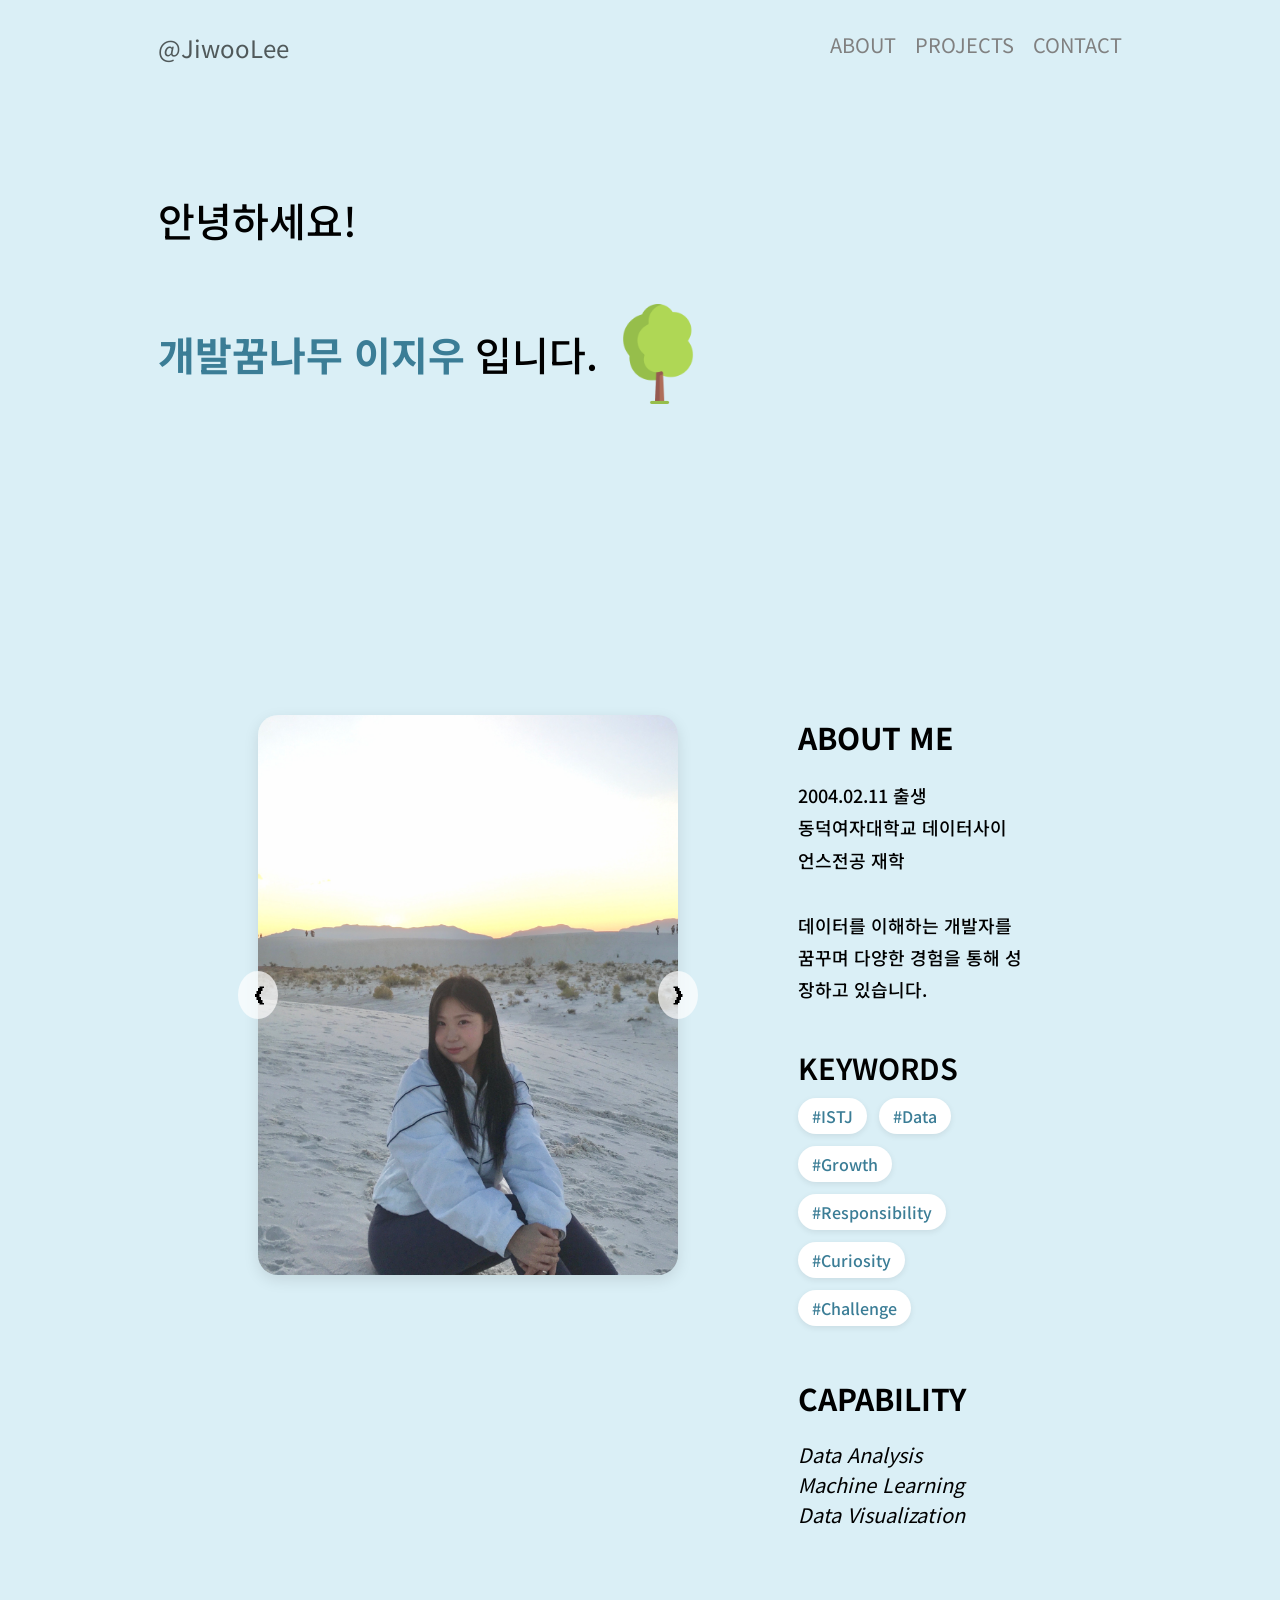
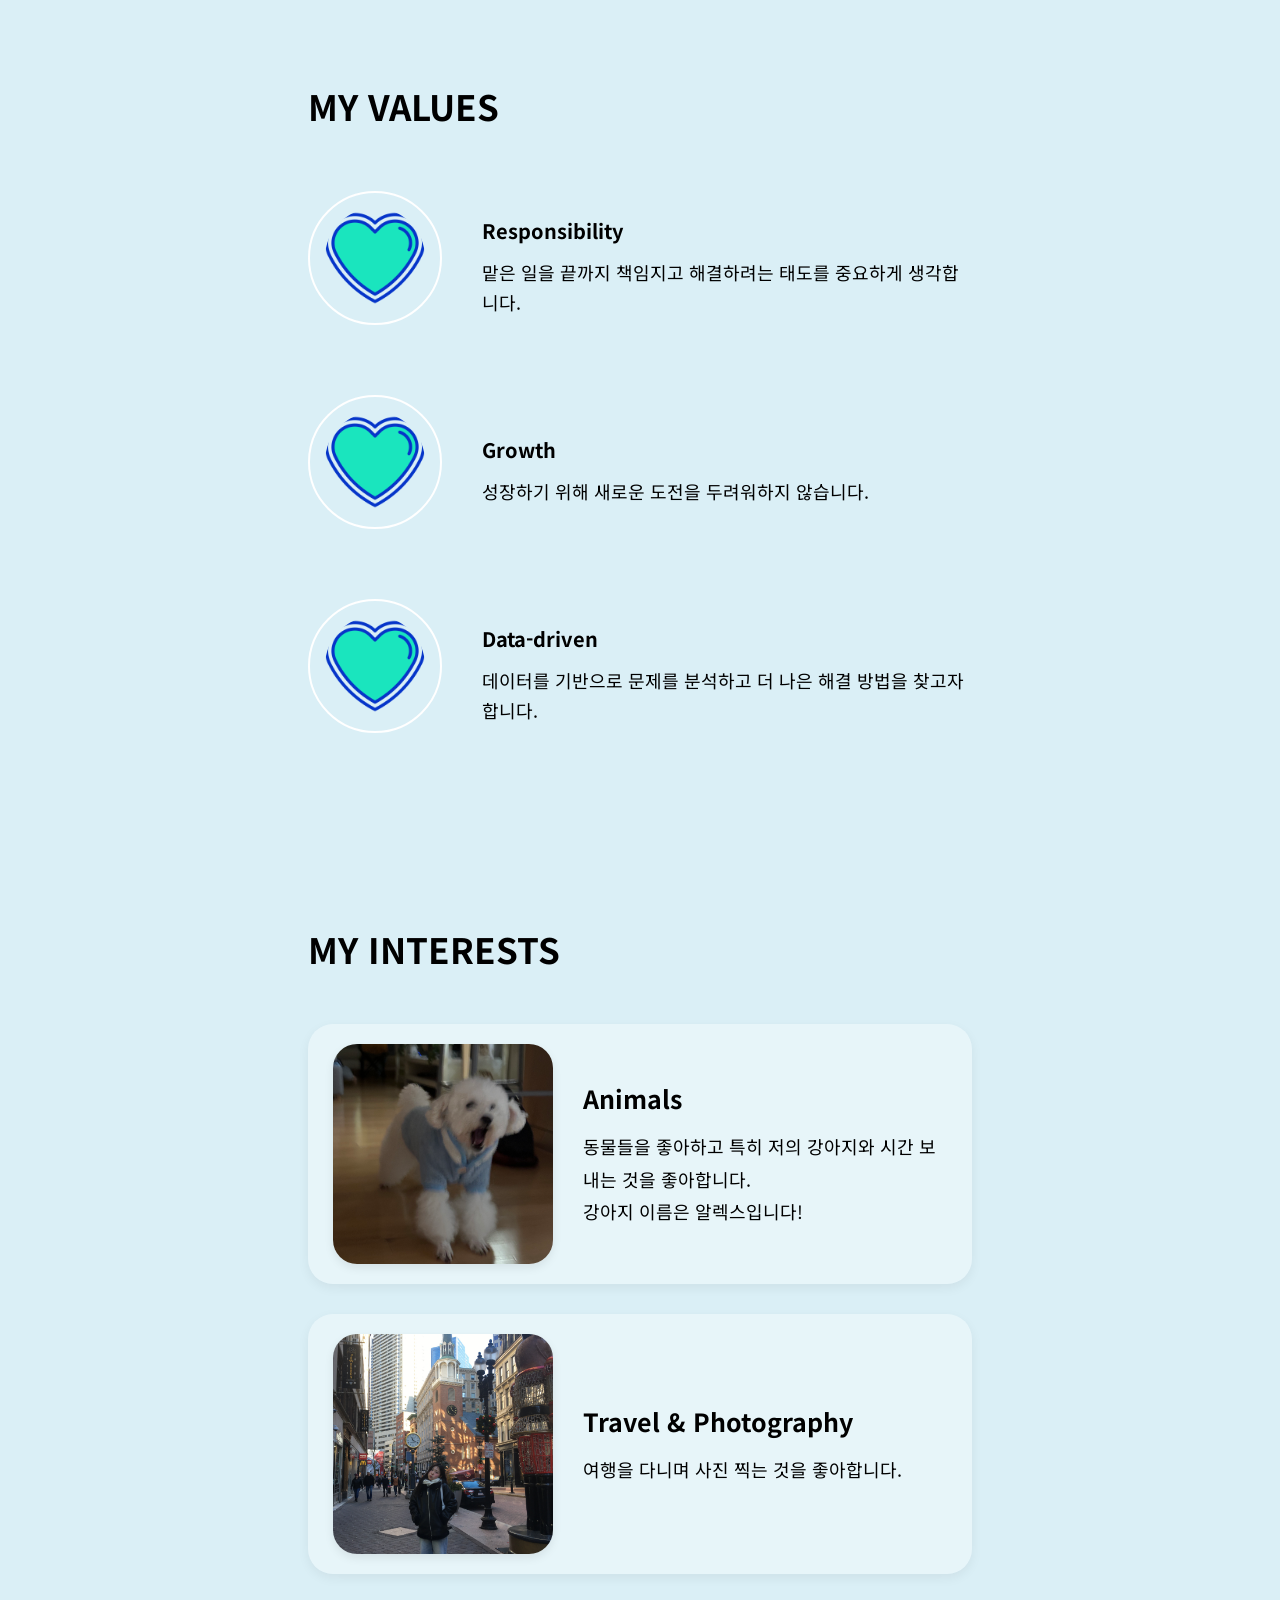
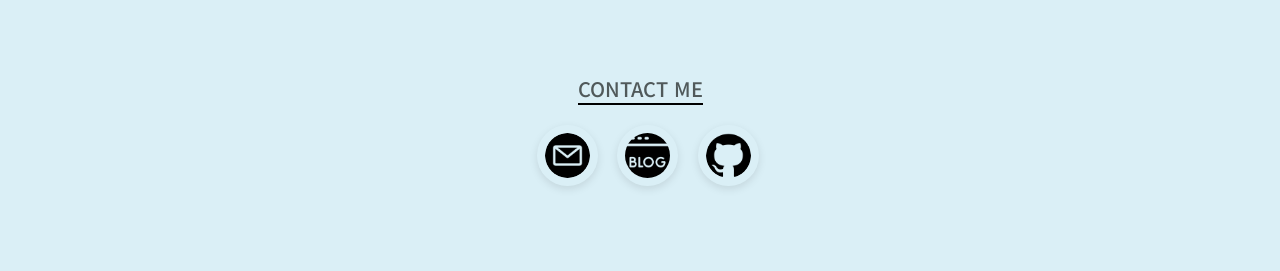
<file: index.html>
<!DOCTYPE html>
<html lang="ko">

<head>
    <meta charset="UTF-8">
    <meta name="viewport" content="width=device-width, initial-scale=1.0">
    <title>INFO</title>

    <link rel="stylesheet" href="style.css">

    <link href="https://fonts.googleapis.com/css2?family=Montserrat:wght@200;400;500;600;800;900&display=swap" rel="stylesheet">
    <link href="https://fonts.googleapis.com/css2?family=Noto+Sans+KR:wght@100;300;400;500;700;900&display=swap" rel="stylesheet">
</head>

<body>

<div class="frame">

    <nav class="navigator">
        <h3 class="site-name">@JiwooLee</h3>

        <ul>
            <li><a class="nav-menu" href="#about">ABOUT</a></li>
            <li><a class="nav-menu" href="https://github.com/JiwooLee211" target="_blank">PROJECTS</a></li>
            <li><a class="nav-menu" href="#contact" >CONTACT</a></li>
        </ul>
    </nav>

    <div class="dashboard">
        <h1>
            <span id="typing1"></span><br><br>

            <span class="typing-line">
                <span class="highlight" id="typing2"></span>
                <span id="typing3"></span>
                <img src="images/tree.png" class="tree-icon" id="treeIcon">
            </span>

        </h1>
        
    </div>

    <div class="profile">
    <div class="slider">
        <button class="slide-btn prev" onclick="changeSlide(-1)">&#10094;</button>

        <img class="profile-pic active" src="images/pic.jpg" alt="사진1">
        <img class="profile-pic" src="images/pic2.jpg" alt="사진2">
        

        <button class="slide-btn next" onclick="changeSlide(1)">&#10095;</button>
    </div>

    <div class="intro" id="about">
        <h2>ABOUT ME</h2>
        <p class="about-detail">
            2004.02.11 출생<br>
            동덕여자대학교 데이터사이언스전공 재학<br><br>
            데이터를 이해하는 개발자를 꿈꾸며 다양한 경험을 통해 성장하고 있습니다.
        </p>

        <h3 class="keyword-title">KEYWORDS</h3>

        <div class="keywords">
            <span>#ISTJ</span>
            <span>#Data</span>
            <span>#Growth</span>
            <span>#Responsibility</span>
            <span>#Curiosity</span>
            <span>#Challenge</span>
    </div>

        <h2>CAPABILITY</h2>
        <p id="capability">
            Data Analysis<br>
            Machine Learning<br>
            Data Visualization
        </p>
    </div>
</div>


    <h5 class="value-menu">MY VALUES</h5>

    <div class="value-section">
        <div class="value">
            <img class="value-icon" src="images/heart.png">
            <div class="value-intro">
                <h4 class ="value-name">Responsibility</h4>
                <p class="value-exp">맡은 일을 끝까지 책임지고 해결하려는 태도를 중요하게 생각합니다. </p>

            </div>
        </div>
        
        <div class="value">
            <img class="value-icon" src="images/heart.png">
            <div class="value-intro">
                <h4 class ="value-name">Growth</h4>
                <p class="value-exp">성장하기 위해 새로운 도전을 두려워하지 않습니다.</p>

            </div>
        </div>
        <div class="value">
            <img class="value-icon" src="images/heart.png">
            <div class="value-intro">
                <h4 class ="value-name">Data-driven</h4>
                <p class="value-exp">데이터를 기반으로 문제를 분석하고 더 나은 해결 방법을 찾고자 합니다.</p>
            </div>
        </div>
        
    </div>

    <h5 class="interest-menu">MY INTERESTS</h5>

    <div class="interest-section">

        <div class="interest-card">
            <img class="interest-pic" src="images/alex.jpg" alt="강아지 사진">

            <div class="interest-intro">
                <h4 class="interest-name">Animals</h4>
                <p class="interest-exp">
                    동물들을 좋아하고 특히 저의 강아지와 시간 보내는 것을 좋아합니다. <br>강아지 이름은 알렉스입니다!
                </p>
            </div>
        </div>

        <div class="interest-card">
            <img class="interest-pic" src="images/trip.jpg" alt="여행 사진">

            <div class="interest-intro">
                <h4 class="interest-name">Travel & Photography</h4>
                <p class="interest-exp">
                    여행을 다니며 사진 찍는 것을 좋아합니다.
                </p>
            </div>
        </div>

    </div>
    

    <footer class="footer" id="contact">
        <h3 class="contact">CONTACT ME</h3>
        <div class="links">
            <a href="mailto:dorosi211@gmail.com">
                <img src="images/email.png" class="contact-icon" >
            </a>

             <a href="https://blog.naver.com/jivvooo" target="_blank" rel="noopener noreferrer" >
                <img src="images/blog.png" class="contact-icon" >
            </a>

            <a href="https://github.com/JiwooLee211"target="_blank" rel="noopener noreferrer">
                <img src="images/github.png" class="contact-icon" >
            </a>
        </div>
    


    </footer>
 
</div>

<script src="js.js"></script>
</body>
</html>
</file>
<file: style.css>
body{
    background-color: rgb(218,239,246);
}

.frame{
    margin: 30px 150px;
    display: flex;
    flex-direction: column;
}

.navigator{
    display: flex;
    flex-direction: row;
    justify-content: space-between;
}

li{
    display: inline;
    align-self: center;
    margin-left: 15px;
}

ul{
    margin: 0;
}

.site-name{
    margin: 0;
    font-family: "Noto Sans KR", sans-serif;
    font-weight: 400;
    font-size: 24px;
    color: rgb(80, 89, 90);
}

.nav-menu{
    font-family: "Noto Sans KR", sans-serif;
    font-weight: 400;
    font-size: 20px;
}

a{
    color: gray;
    text-decoration: none;
}

a:hover{
    color: white;
    transition: 0.3s;
}

.dashboard{
    margin-top: 100px;
    min-height: 50vh;
}

.dashboard h1{
    font-family: "Noto Sans KR", sans-serif;
    font-weight: 500;
    font-size: 40px;
    line-height: 1.4;
    
}

.highlight{
    font-weight: 700;
    color: rgb(59, 125, 150);
}

.footer{
    display: flex;
    flex-direction: column;
    align-items: center;
    width: 100%;
    margin-bottom: 50px;
}

.contact{
    font-family: "Noto Sans KR", sans-serif;
    font-size: 20px;
    font-weight:500 ;
    color:rgb(80, 89, 90);
    margin-bottom: 20px;
    border-bottom: 2px solid black;

}
.links>a{
    font-size: 18px;
    margin-left: 15px;
}


.intro>h2{
    margin: 0px;
    font-family:"Noto Sans KR", sans-serif;
    font-size: 30px;
    margin-bottom: 20px;
}


#capability{
    font-family:"Noto Sans KR", sans-serif ;
    font-weight: 400;
    font-size: 20px;
    font-style: italic;
    line-height: 30px;
}

.intro>.about-detail{
    font-family:"Noto Sans KR", sans-serif;
    font-size: 18px;
    font-weight: 500;
    line-height: 1.8;
    color: black;
    margin-bottom: 40px;
}

.about-detail{
    margin-bottom: 60px;
}

.value-menu{
    font-family:"Noto Sans KR", sans-serif ;
    font-size: 35px;
    margin:30px 150px;

}

.value-section{
    display: flex;
    flex-direction: column;
    justify-content: flex-start;
    align-items: flex-start;
    margin:100px  150px;
    margin-top: 20px;
}

.value{
    display: flex;
    flex-direction: row;
    margin-bottom: 60px;
    align-items: center;
}

.value-icon{
    width: 100px;
    height:100px;
    padding: 15px;
    border: 2px solid white;
    border-radius: 100px;
    margin-top: 10px;
    transition: transform 0.2s ease, box-shadow 0.2s ease;
}

.value-icon:hover{
    transform: translateY(-4px) scale(1.08);
    box-shadow: 0 6px 14px rgba(0,0,0,0.12);
}

.value-intro{
    margin-left: 40px;
}

.value-name{
    font-family:"Noto Sans KR", sans-serif ;
    font-weight: 700;
    margin-bottom: 12px;
    font-size: 20px;
}
.value-exp{
    font-family:"Noto Sans KR", sans-serif ;
    font-weight: 400;
    font-size :18px;
    margin: 0px;
    line-height: 30px;
}


.profile{
    display: flex;
    flex-direction: row;
    align-items: flex-start;
    margin: 100px 100px;
    gap: 120px;
}

.slider{
    position: relative;
    width: 420px;
    height: 560px;
    display: flex;
    align-items: center;
    justify-content: center;
}

.profile-pic{
    width: 420px;
    height: 560px;
    object-fit: cover;
    border-radius: 20px;
    box-shadow: 0 5px 15px rgba(0,0,0,0.1);
    display: none;
}

.profile-pic.active{
    display: block;
}

.slide-btn{
    position: absolute;
    top: 50%;
    transform: translateY(-50%);
    background-color: rgba(255,255,255,0.7);
    border: none;
    font-size: 24px;
    padding: 10px 14px;
    cursor: pointer;
    border-radius: 50%;
}

.prev{
    left: -20px;
}

.next{
    right: -20px;
}

.slide-btn:hover{
    background-color: white;
}


@keyframes blink{
    0%{opacity:1;}
    50%{opacity:0;}
    100%{opacity:1;}
}

.typing-line{
    display: inline-flex;
    align-items: center;
    gap: 10px;
}

.tree-icon{
    width: 100px;
    height: 100px;
    display: none;
    animation: treeMove 2s infinite ease-in-out;
}

@keyframes treeMove{
    0%{transform:translateY(0);}
    50%{transform:translateY(-4px);}
    100%{transform:translateY(0);}
}


.contact-icon:hover{
    transform: scale(1.15);
}
.contact-icon{
    width: 45px;
    height: 45px;
    padding: 8px;
    border-radius: 50%;
    box-shadow: 0 3px 8px rgba(0,0,0,0.1);
    transition: transform 0.2s ease;
}

.keyword-title{
    font-family:"Noto Sans KR", sans-serif;
    font-size: 29px;
    font-weight: 600;
    margin-bottom: 10px;
}

.keywords{
    display: flex;
    flex-wrap: wrap;
    gap: 12px;
    margin-bottom: 50px;
}

.keywords span{
    font-family:"Noto Sans KR", sans-serif;
    font-size: 16px;
    padding: 6px 14px;
    background-color: white;
    border-radius: 20px;
    color: rgb(59, 125, 150);
    font-weight: 500;
    box-shadow: 0 2px 6px rgba(0,0,0,0.08);
}
.keywords span:hover{
    transform: translateY(-2px);
    background-color: rgb(59, 125, 150);
    color: white;
    transition: 0.2s;
}

.interest-menu{
    font-family:"Noto Sans KR", sans-serif;
    font-size: 35px;
    margin: 30px 150px;
}

.interest-section{
    display: flex;
    flex-direction: column;
    gap: 30px;
    margin: 20px 150px 80px 150px;
}

.interest-card{
    display: flex;
    align-items: center;
    gap: 30px;
    background-color: rgba(255,255,255,0.35);
    border-radius: 25px;
    padding: 20px 25px;
    box-shadow: 0 4px 12px rgba(0,0,0,0.06);
    transition: transform 0.2s ease, box-shadow 0.2s ease;
}

.interest-card:hover{
    transform: translateY(-4px);
    box-shadow: 0 8px 18px rgba(0,0,0,0.1);
}

.interest-pic{
    width: 220px;
    height: 220px;
    object-fit: cover;
    border-radius: 24px;
    box-shadow: 0 4px 10px rgba(0,0,0,0.08);
    flex-shrink: 0;
}

.interest-intro{
    display: flex;
    flex-direction: column;
    justify-content: center;
}

.interest-name{
    font-family:"Noto Sans KR", sans-serif;
    font-size: 25px;
    font-weight: 700;
    margin: 0 0 14px 0;
}

.interest-exp{
    font-family:"Noto Sans KR", sans-serif;
    font-size: 18px;
    font-weight: 400;
    line-height: 1.8;
    margin: 0;
}

html{
    scroll-behavior:smooth;
}
</file>
